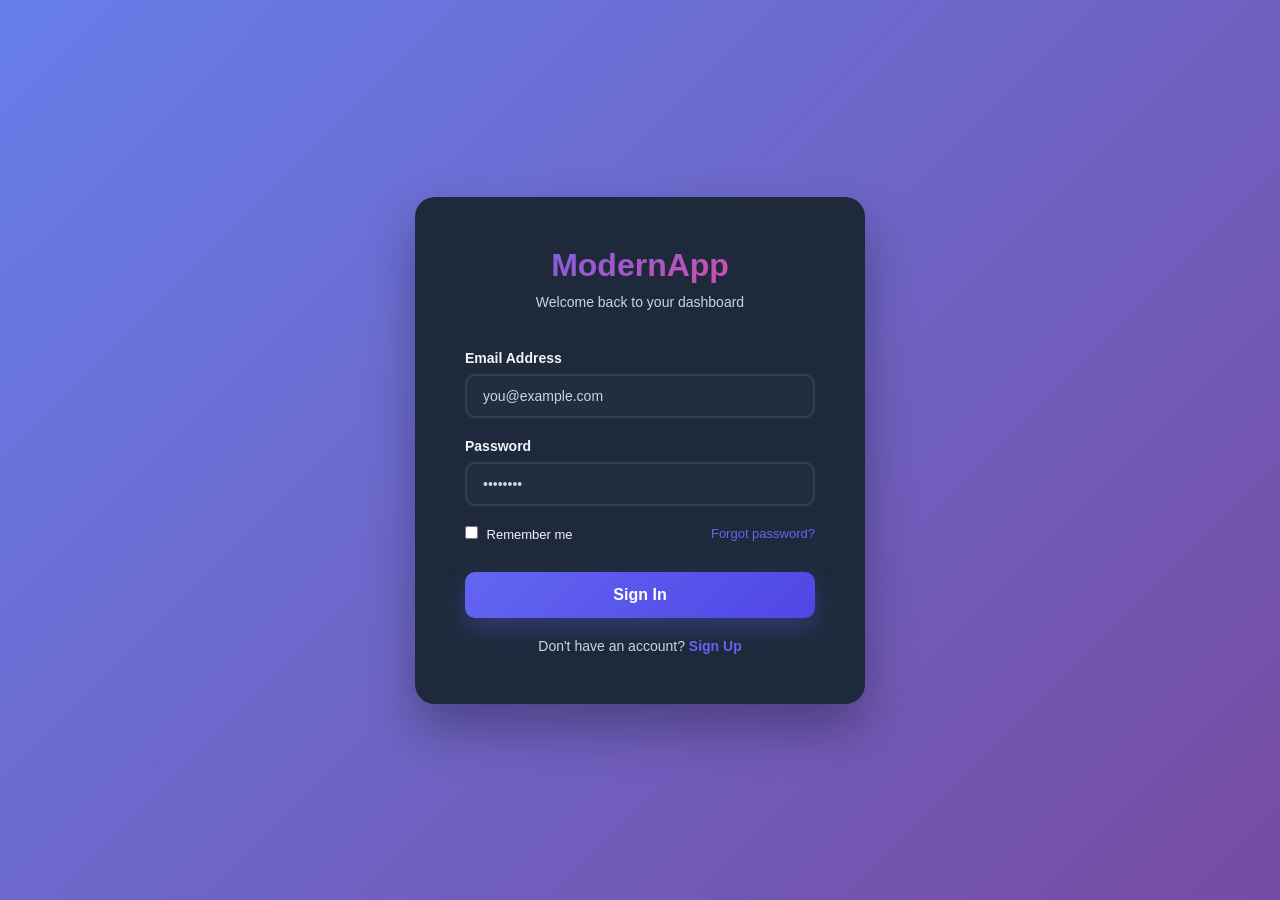
<file: index.html>
<!DOCTYPE html>
<html lang="en">
<head>
    <meta charset="UTF-8">
    <meta name="viewport" content="width=device-width, initial-scale=1.0">
    <title>ModernApp - Dashboard</title>
    <style>
        * {
            margin: 0;
            padding: 0;
            box-sizing: border-box;
        }

        :root {
            --primary-color: #6366f1;
            --primary-dark: #4f46e5;
            --secondary-color: #ec4899;
            --success-color: #10b981;
            --warning-color: #f59e0b;
            --danger-color: #ef4444;
            --dark-bg: #0f172a;
            --card-bg: #1e293b;
            --text-primary: #f1f5f9;
            --text-secondary: #cbd5e1;
            --border-color: #334155;
        }

        body {
            font-family: 'Segoe UI', Tahoma, Geneva, Verdana, sans-serif;
            background: linear-gradient(135deg, #0f172a 0%, #1e1b4b 100%);
            color: var(--text-primary);
            min-height: 100vh;
            overflow-x: hidden;
        }

        /* ============ LOGIN PAGE ============ */
        .login-container {
            display: flex;
            justify-content: center;
            align-items: center;
            min-height: 100vh;
            padding: 20px;
            background: linear-gradient(135deg, #667eea 0%, #764ba2 100%);
        }

        .login-box {
            background: var(--card-bg);
            border-radius: 20px;
            padding: 50px;
            width: 100%;
            max-width: 450px;
            box-shadow: 0 25px 50px rgba(0, 0, 0, 0.3);
            animation: slideIn 0.5s ease-out;
        }

        @keyframes slideIn {
            from {
                opacity: 0;
                transform: translateY(-30px);
            }
            to {
                opacity: 1;
                transform: translateY(0);
            }
        }

        .login-header {
            text-align: center;
            margin-bottom: 40px;
        }

        .login-header h1 {
            font-size: 32px;
            margin-bottom: 10px;
            background: linear-gradient(135deg, var(--primary-color), var(--secondary-color));
            -webkit-background-clip: text;
            -webkit-text-fill-color: transparent;
            background-clip: text;
        }

        .login-header p {
            color: var(--text-secondary);
            font-size: 14px;
        }

        .form-group {
            margin-bottom: 20px;
        }

        .form-group label {
            display: block;
            margin-bottom: 8px;
            color: var(--text-primary);
            font-weight: 600;
            font-size: 14px;
        }

        .form-group input {
            width: 100%;
            padding: 12px 16px;
            border: 2px solid var(--border-color);
            border-radius: 10px;
            background: rgba(71, 85, 105, 0.1);
            color: var(--text-primary);
            font-size: 14px;
            transition: all 0.3s ease;
        }

        .form-group input:focus {
            outline: none;
            border-color: var(--primary-color);
            background: rgba(99, 102, 241, 0.1);
            box-shadow: 0 0 0 3px rgba(99, 102, 241, 0.1);
        }

        .form-group input::placeholder {
            color: var(--text-secondary);
        }

        .remember-forgot {
            display: flex;
            justify-content: space-between;
            align-items: center;
            margin-bottom: 30px;
            font-size: 13px;
        }

        .remember-forgot input[type="checkbox"] {
            width: auto;
            margin-right: 5px;
            cursor: pointer;
        }

        .remember-forgot a {
            color: var(--primary-color);
            text-decoration: none;
            transition: color 0.3s ease;
        }

        .remember-forgot a:hover {
            color: var(--secondary-color);
        }

        .login-btn {
            width: 100%;
            padding: 14px;
            background: linear-gradient(135deg, var(--primary-color), var(--primary-dark));
            color: white;
            border: none;
            border-radius: 10px;
            font-size: 16px;
            font-weight: 600;
            cursor: pointer;
            transition: all 0.3s ease;
            box-shadow: 0 10px 25px rgba(99, 102, 241, 0.3);
        }

        .login-btn:hover {
            transform: translateY(-2px);
            box-shadow: 0 15px 35px rgba(99, 102, 241, 0.4);
        }

        .login-btn:active {
            transform: translateY(0);
        }

        .signup-link {
            text-align: center;
            margin-top: 20px;
            font-size: 14px;
            color: var(--text-secondary);
        }

        .signup-link a {
            color: var(--primary-color);
            text-decoration: none;
            font-weight: 600;
            transition: color 0.3s ease;
        }

        .signup-link a:hover {
            color: var(--secondary-color);
        }

        /* ============ MAIN APP ============ */
        .app-container {
            display: none;
            background: linear-gradient(135deg, #0f172a 0%, #1e1b4b 100%);
            min-height: 100vh;
        }

        .app-container.show {
            display: flex;
        }

        /* Sidebar */
        .sidebar {
            width: 280px;
            background: var(--card-bg);
            border-right: 1px solid var(--border-color);
            padding: 30px 20px;
            position: fixed;
            height: 100vh;
            overflow-y: auto;
            box-shadow: 2px 0 15px rgba(0, 0, 0, 0.2);
        }

        .sidebar::-webkit-scrollbar {
            width: 6px;
        }

        .sidebar::-webkit-scrollbar-track {
            background: transparent;
        }

        .sidebar::-webkit-scrollbar-thumb {
            background: var(--border-color);
            border-radius: 3px;
        }

        .logo {
            display: flex;
            align-items: center;
            gap: 10px;
            margin-bottom: 40px;
            font-size: 24px;
            font-weight: 700;
            background: linear-gradient(135deg, var(--primary-color), var(--secondary-color));
            -webkit-background-clip: text;
            -webkit-text-fill-color: transparent;
            background-clip: text;
        }

        .nav-menu {
            list-style: none;
            margin-bottom: 30px;
        }

        .nav-item {
            margin-bottom: 10px;
        }

        .nav-link {
            display: flex;
            align-items: center;
            gap: 12px;
            padding: 12px 16px;
            color: var(--text-secondary);
            text-decoration: none;
            border-radius: 10px;
            transition: all 0.3s ease;
            cursor: pointer;
            font-size: 15px;
        }

        .nav-link:hover {
            background: rgba(99, 102, 241, 0.1);
            color: var(--primary-color);
        }

        .nav-link.active {
            background: linear-gradient(135deg, rgba(99, 102, 241, 0.2), rgba(236, 72, 153, 0.1));
            color: var(--primary-color);
            font-weight: 600;
        }

        .nav-link svg {
            width: 20px;
            height: 20px;
        }

        .sidebar-footer {
            border-top: 1px solid var(--border-color);
            padding-top: 20px;
            margin-top: 20px;
        }

        .logout-btn {
            width: 100%;
            padding: 10px;
            background: rgba(239, 68, 68, 0.1);
            color: var(--danger-color);
            border: 1px solid var(--danger-color);
            border-radius: 8px;
            cursor: pointer;
            font-weight: 600;
            transition: all 0.3s ease;
            font-size: 14px;
        }

        .logout-btn:hover {
            background: var(--danger-color);
            color: white;
        }

        /* Main Content */
        .main-content {
            margin-left: 280px;
            padding: 40px;
            flex: 1;
        }

        .header {
            display: flex;
            justify-content: space-between;
            align-items: center;
            margin-bottom: 40px;
        }

        .header-left h1 {
            font-size: 32px;
            margin-bottom: 5px;
        }

        .header-left p {
            color: var(--text-secondary);
            font-size: 14px;
        }

        .header-right {
            display: flex;
            gap: 20px;
            align-items: center;
        }

        .search-box {
            background: var(--card-bg);
            border: 1px solid var(--border-color);
            border-radius: 10px;
            padding: 10px 16px;
            width: 300px;
            color: var(--text-primary);
            font-size: 14px;
        }

        .search-box::placeholder {
            color: var(--text-secondary);
        }

        .user-avatar {
            width: 45px;
            height: 45px;
            border-radius: 50%;
            background: linear-gradient(135deg, var(--primary-color), var(--secondary-color));
            display: flex;
            align-items: center;
            justify-content: center;
            font-size: 20px;
            font-weight: 600;
            cursor: pointer;
            transition: transform 0.3s ease;
        }

        .user-avatar:hover {
            transform: scale(1.1);
        }

        /* Content Grid */
        .content-grid {
            display: grid;
            grid-template-columns: repeat(auto-fit, minmax(300px, 1fr));
            gap: 20px;
            margin-bottom: 30px;
        }

        .card {
            background: var(--card-bg);
            border: 1px solid var(--border-color);
            border-radius: 15px;
            padding: 25px;
            transition: all 0.3s ease;
            position: relative;
            overflow: hidden;
        }

        .card::before {
            content: '';
            position: absolute;
            top: 0;
            left: 0;
            right: 0;
            height: 3px;
            background: linear-gradient(90deg, var(--primary-color), var(--secondary-color));
            transform: scaleX(0);
            transform-origin: left;
            transition: transform 0.3s ease;
        }

        .card:hover {
            border-color: var(--primary-color);
            box-shadow: 0 10px 30px rgba(99, 102, 241, 0.1);
            transform: translateY(-5px);
        }

        .card:hover::before {
            transform: scaleX(1);
        }

        .card-title {
            display: flex;
            align-items: center;
            gap: 10px;
            margin-bottom: 15px;
            font-size: 16px;
            font-weight: 600;
            color: var(--text-primary);
        }

        .card-icon {
            width: 30px;
            height: 30px;
            background: rgba(99, 102, 241, 0.1);
            border-radius: 8px;
            display: flex;
            align-items: center;
            justify-content: center;
            font-size: 16px;
        }

        .card-value {
            font-size: 32px;
            font-weight: 700;
            background: linear-gradient(135deg, var(--primary-color), var(--secondary-color));
            -webkit-background-clip: text;
            -webkit-text-fill-color: transparent;
            background-clip: text;
            margin-bottom: 10px;
        }

        .card-subtitle {
            color: var(--text-secondary);
            font-size: 13px;
        }

        /* Wallet Card Special Styling */
        .wallet-card {
            grid-column: span 1;
            background: linear-gradient(135deg, var(--card-bg), rgba(99, 102, 241, 0.05));
            border: 2px solid var(--primary-color);
        }

        .wallet-card:hover {
            box-shadow: 0 10px 30px rgba(99, 102, 241, 0.2);
        }

        .wallet-actions {
            display: flex;
            gap: 10px;
            margin-top: 20px;
        }

        .wallet-btn {
            flex: 1;
            padding: 8px 12px;
            background: rgba(99, 102, 241, 0.1);
            border: 1px solid var(--primary-color);
            color: var(--primary-color);
            border-radius: 8px;
            font-size: 12px;
            font-weight: 600;
            cursor: pointer;
            transition: all 0.3s ease;
        }

        .wallet-btn:hover {
            background: var(--primary-color);
            color: white;
        }

        /* Sections */
        .section {
            display: none;
        }

        .section.active {
            display: block;
            animation: fadeIn 0.3s ease-out;
        }

        @keyframes fadeIn {
            from {
                opacity: 0;
                transform: translateY(10px);
            }
            to {
                opacity: 1;
                transform: translateY(0);
            }
        }

        /* Dashboard Section */
        .stats-grid {
            display: grid;
            grid-template-columns: repeat(4, 1fr);
            gap: 20px;
            margin-bottom: 30px;
        }

        .stat-card {
            background: var(--card-bg);
            padding: 20px;
            border-radius: 12px;
            border: 1px solid var(--border-color);
            text-align: center;
        }

        .stat-label {
            color: var(--text-secondary);
            font-size: 13px;
            margin-bottom: 8px;
        }

        .stat-value {
            font-size: 28px;
            font-weight: 700;
            color: var(--primary-color);
        }

        /* Profile Section */
        .profile-header {
            background: var(--card-bg);
            border-radius: 15px;
            padding: 40px;
            margin-bottom: 30px;
            text-align: center;
            border: 1px solid var(--border-color);
        }

        .profile-avatar {
            width: 120px;
            height: 120px;
            border-radius: 50%;
            background: linear-gradient(135deg, var(--primary-color), var(--secondary-color));
            display: flex;
            align-items: center;
            justify-content: center;
            font-size: 50px;
            margin: 0 auto 20px;
            box-shadow: 0 10px 30px rgba(99, 102, 241, 0.3);
        }

        .profile-name {
            font-size: 28px;
            font-weight: 700;
            margin-bottom: 5px;
        }

        .profile-email {
            color: var(--text-secondary);
            margin-bottom: 20px;
        }

        .profile-stats {
            display: grid;
            grid-template-columns: repeat(3, 1fr);
            gap: 20px;
            margin-top: 30px;
            padding-top: 30px;
            border-top: 1px solid var(--border-color);
        }

        .profile-stat {
            text-align: center;
        }

        .profile-stat-value {
            font-size: 24px;
            font-weight: 700;
            color: var(--primary-color);
            margin-bottom: 5px;
        }

        .profile-stat-label {
            color: var(--text-secondary);
            font-size: 13px;
        }

        .profile-details {
            display: grid;
            grid-template-columns: repeat(2, 1fr);
            gap: 20px;
            margin-bottom: 30px;
        }

        .profile-field {
            background: var(--card-bg);
            padding: 20px;
            border-radius: 12px;
            border: 1px solid var(--border-color);
        }

        .profile-field label {
            display: block;
            color: var(--text-secondary);
            font-size: 12px;
            margin-bottom: 8px;
            font-weight: 600;
            text-transform: uppercase;
        }

        .profile-field input,
        .profile-field select {
            width: 100%;
            padding: 10px;
            background: rgba(71, 85, 105, 0.1);
            border: 1px solid var(--border-color);
            border-radius: 8px;
            color: var(--text-primary);
            font-size: 14px;
        }

        .profile-field input:focus,
        .profile-field select:focus {
            outline: none;
            border-color: var(--primary-color);
            background: rgba(99, 102, 241, 0.1);
        }

        .profile-actions {
            display: flex;
            gap: 15px;
            margin-top: 30px;
        }

        .btn-primary,
        .btn-secondary {
            flex: 1;
            padding: 12px 20px;
            border-radius: 10px;
            font-weight: 600;
            font-size: 14px;
            cursor: pointer;
            transition: all 0.3s ease;
            border: none;
        }

        .btn-primary {
            background: linear-gradient(135deg, var(--primary-color), var(--primary-dark));
            color: white;
            box-shadow: 0 10px 25px rgba(99, 102, 241, 0.3);
        }

        .btn-primary:hover {
            transform: translateY(-2px);
            box-shadow: 0 15px 35px rgba(99, 102, 241, 0.4);
        }

        .btn-secondary {
            background: rgba(99, 102, 241, 0.1);
            color: var(--primary-color);
            border: 1px solid var(--primary-color);
        }

        .btn-secondary:hover {
            background: rgba(99, 102, 241, 0.2);
        }

        /* Wallet Section */
        .wallet-container {
            display: grid;
            grid-template-columns: repeat(2, 1fr);
            gap: 30px;
        }

        .wallet-main {
            grid-column: 1 / -1;
        }

        .wallet-card-big {
            background: linear-gradient(135deg, var(--primary-color), var(--secondary-color));
            border-radius: 20px;
            padding: 40px;
            color: white;
            box-shadow: 0 20px 50px rgba(99, 102, 241, 0.3);
            position: relative;
            overflow: hidden;
        }

        .wallet-card-big::before {
            content: '';
            position: absolute;
            top: -50%;
            right: -50%;
            width: 400px;
            height: 400px;
            background: rgba(255, 255, 255, 0.1);
            border-radius: 50%;
        }

        .wallet-card-big-content {
            position: relative;
            z-index: 1;
        }

        .wallet-label {
            font-size: 12px;
            opacity: 0.9;
            margin-bottom: 10px;
            text-transform: uppercase;
            letter-spacing: 1px;
        }

        .wallet-balance {
            font-size: 48px;
            font-weight: 700;
            margin-bottom: 30px;
        }

        .wallet-details {
            display: flex;
            justify-content: space-between;
            align-items: flex-end;
        }

        .wallet-info {
            display: flex;
            gap: 20px;
        }

        .wallet-info-item {
            display: flex;
            flex-direction: column;
        }

        .wallet-info-label {
            font-size: 10px;
            opacity: 0.8;
            text-transform: uppercase;
            letter-spacing: 0.5px;
            margin-bottom: 5px;
        }

        .wallet-info-value {
            font-size: 16px;
            font-weight: 600;
        }

        .wallet-operations {
            display: grid;
            grid-template-columns: repeat(2, 1fr);
            gap: 20px;
        }

        .wallet-op-card {
            background: var(--card-bg);
            padding: 20px;
            border-radius: 12px;
            border: 1px solid var(--border-color);
            display: flex;
            align-items: center;
            gap: 15px;
            cursor: pointer;
            transition: all 0.3s ease;
        }

        .wallet-op-card:hover {
            border-color: var(--primary-color);
            box-shadow: 0 10px 30px rgba(99, 102, 241, 0.1);
            transform: translateY(-5px);
        }

        .wallet-op-icon {
            width: 50px;
            height: 50px;
            background: rgba(99, 102, 241, 0.1);
            border-radius: 10px;
            display: flex;
            align-items: center;
            justify-content: center;
            font-size: 24px;
        }

        .wallet-op-info h3 {
            font-size: 14px;
            margin-bottom: 3px;
        }

        .wallet-op-info p {
            font-size: 12px;
            color: var(--text-secondary);
        }

        .transaction-list {
            background: var(--card-bg);
            border-radius: 12px;
            padding: 20px;
            border: 1px solid var(--border-color);
            grid-column: 1 / -1;
        }

        .transaction-list h3 {
            margin-bottom: 20px;
        }

        .transaction-item {
            display: flex;
            justify-content: space-between;
            align-items: center;
            padding: 15px 0;
            border-bottom: 1px solid var(--border-color);
        }

        .transaction-item:last-child {
            border-bottom: none;
        }

        .transaction-left {
            display: flex;
            gap: 12px;
            align-items: center;
        }

        .transaction-icon {
            width: 40px;
            height: 40px;
            background: rgba(99, 102, 241, 0.1);
            border-radius: 8px;
            display: flex;
            align-items: center;
            justify-content: center;
            font-size: 18px;
        }

        .transaction-info h4 {
            font-size: 14px;
            margin-bottom: 3px;
        }

        .transaction-info p {
            font-size: 12px;
            color: var(--text-secondary);
        }

        .transaction-amount {
            font-weight: 700;
            font-size: 15px;
        }

        .transaction-amount.income {
            color: var(--success-color);
        }

        .transaction-amount.expense {
            color: var(--danger-color);
        }

        /* Toast Notifications */
        .toast {
            position: fixed;
            bottom: 20px;
            right: 20px;
            background: var(--card-bg);
            border: 1px solid var(--border-color);
            padding: 16px 20px;
            border-radius: 10px;
            color: var(--text-primary);
            box-shadow: 0 10px 30px rgba(0, 0, 0, 0.2);
            animation: slideInUp 0.3s ease-out;
            z-index: 2000;
        }

        @keyframes slideInUp {
            from {
                opacity: 0;
                transform: translateY(50px);
            }
            to {
                opacity: 1;
                transform: translateY(0);
            }
        }

        .toast.success {
            border-color: var(--success-color);
            background: rgba(16, 185, 129, 0.1);
            color: var(--success-color);
        }

        .toast.error {
            border-color: var(--danger-color);
            background: rgba(239, 68, 68, 0.1);
            color: var(--danger-color);
        }

        /* Responsive */
        @media (max-width: 1200px) {
            .stats-grid {
                grid-template-columns: repeat(2, 1fr);
            }

            .profile-details {
                grid-template-columns: 1fr;
            }
        }

        @media (max-width: 768px) {
            .sidebar {
                position: fixed;
                left: -280px;
                z-index: 1000;
                height: 100vh;
                transition: left 0.3s ease;
            }

            .sidebar.active {
                left: 0;
            }

            .main-content {
                margin-left: 0;
                padding: 20px;
            }

            .content-grid {
                grid-template-columns: 1fr;
            }

            .stats-grid {
                grid-template-columns: repeat(2, 1fr);
            }

            .header {
                flex-direction: column;
                gap: 20px;
            }

            .search-box {
                width: 100%;
            }

            .wallet-container {
                grid-template-columns: 1fr;
            }

            .profile-stats {
                grid-template-columns: 1fr;
            }

            .wallet-operations {
                grid-template-columns: 1fr;
            }
        }

        @media (max-width: 480px) {
            .sidebar {
                width: 100%;
                padding: 20px;
            }

            .login-box {
                padding: 30px 20px;
            }

            .header-left h1 {
                font-size: 24px;
            }

            .wallet-balance {
                font-size: 32px;
            }

            .profile-avatar {
                width: 80px;
                height: 80px;
                font-size: 36px;
            }

            .profile-name {
                font-size: 20px;
            }

            .profile-field {
                padding: 15px;
            }
        }
    </style>
</head>
<body>
    <!-- Login Page -->
    <div class="login-container" id="loginPage">
        <div class="login-box">
            <div class="login-header">
                <h1>ModernApp</h1>
                <p>Welcome back to your dashboard</p>
            </div>
            <form id="loginForm">
                <div class="form-group">
                    <label for="email">Email Address</label>
                    <input 
                        type="email" 
                        id="email" 
                        placeholder="you@example.com" 
                        required
                    >
                </div>
                <div class="form-group">
                    <label for="password">Password</label>
                    <input 
                        type="password" 
                        id="password" 
                        placeholder="••••••••" 
                        required
                    >
                </div>
                <div class="remember-forgot">
                    <label>
                        <input type="checkbox" id="remember"> Remember me
                    </label>
                    <a href="#">Forgot password?</a>
                </div>
                <button type="submit" class="login-btn">Sign In</button>
            </form>
            <div class="signup-link">
                Don't have an account? <a href="#">Sign Up</a>
            </div>
        </div>
    </div>

    <!-- Main App -->
    <div class="app-container" id="appContainer">
        <!-- Sidebar -->
        <aside class="sidebar" id="sidebar">
            <div class="logo">
                <span>📱</span>
                <span>ModernApp</span>
            </div>
            <nav>
                <ul class="nav-menu">
                    <li class="nav-item">
                        <a class="nav-link active" onclick="showSection('dashboard')">
                            <span>📊</span>
                            Dashboard
                        </a>
                    </li>
                    <li class="nav-item">
                        <a class="nav-link" onclick="showSection('profile')">
                            <span>👤</span>
                            Profile
                        </a>
                    </li>
                    <li class="nav-item">
                        <a class="nav-link" onclick="showSection('wallet')">
                            <span>💳</span>
                            Wallet
                        </a>
                    </li>
                    <li class="nav-item">
                        <a class="nav-link" onclick="showSection('settings')">
                            <span>⚙️</span>
                            Settings
                        </a>
                    </li>
                </ul>
            </nav>
            <div class="sidebar-footer">
                <button class="logout-btn" onclick="logout()">Logout</button>
            </div>
        </aside>

        <!-- Main Content -->
        <div class="main-content">
            <!-- Header -->
            <div class="header">
                <div class="header-left">
                    <h1>Welcome back, <span id="displayName">User</span>!</h1>
                    <p id="headerDate"></p>
                </div>
                <div class="header-right">
                    <input type="text" class="search-box" placeholder="Search...">
                    <div class="user-avatar" onclick="showSection('profile')" id="userInitial">U</div>
                </div>
            </div>

            <!-- Dashboard Section -->
            <section class="section active" id="dashboardSection">
                <div class="stats-grid">
                    <div class="stat-card">
                        <div class="stat-label">Total Balance</div>
                        <div class="stat-value" id="totalBalance">$5,240.50</div>
                    </div>
                    <div class="stat-card">
                        <div class="stat-label">Income</div>
                        <div class="stat-value" style="color: var(--success-color);">$2,500.00</div>
                    </div>
                    <div class="stat-card">
                        <div class="stat-label">Expenses</div>
                        <div class="stat-value" style="color: var(--danger-color);">$850.00</div>
                    </div>
                    <div class="stat-card">
                        <div class="stat-label">Savings</div>
                        <div class="stat-value" style="color: var(--warning-color);">$1,890.50</div>
                    </div>
                </div>

                <div class="content-grid">
                    <div class="card wallet-card">
                        <div class="card-title">
                            <div class="card-icon">💳</div>
                            Wallet
                        </div>
                        <div class="card-value">$5,240.50</div>
                        <div class="card-subtitle">Your available balance</div>
                        <div class="wallet-actions">
                            <button class="wallet-btn" onclick="addFunds()">+ Add Funds</button>
                            <button class="wallet-btn" onclick="withdraw()">Withdraw</button>
                        </div>
                    </div>

                    <div class="card">
                        <div class="card-title">
                            <div class="card-icon">📈</div>
                            Performance
                        </div>
                        <div class="card-value">+12.5%</div>
                        <div class="card-subtitle">Month-over-month growth</div>
                    </div>

                    <div class="card">
                        <div class="card-title">
                            <div class="card-icon">🎯</div>
                            Goals
                        </div>
                        <div class="card-value">3/5</div>
                        <div class="card-subtitle">Completed this month</div>
                    </div>
                </div>
            </section>

            <!-- Profile Section -->
            <section class="section" id="profileSection">
                <div class="profile-header">
                    <div class="profile-avatar" id="profileAvatar">U</div>
                    <h2 class="profile-name" id="profileName">John Doe</h2>
                    <p class="profile-email" id="profileEmail">john@example.com</p>
                    <div class="profile-stats">
                        <div class="profile-stat">
                            <div class="profile-stat-value">48</div>
                            <div class="profile-stat-label">Transactions</div>
                        </div>
                        <div class="profile-stat">
                            <div class="profile-stat-value">$12,450</div>
                            <div class="profile-stat-label">Total Spent</div>
                        </div>
                        <div class="profile-stat">
                            <div class="profile-stat-value">256 Days</div>
                            <div class="profile-stat-label">Member</div>
                        </div>
                    </div>
                </div>

                <div class="profile-details">
                    <div class="profile-field">
                        <label>First Name</label>
                        <input type="text" value="John" id="firstName">
                    </div>
                    <div class="profile-field">
                        <label>Last Name</label>
                        <input type="text" value="Doe" id="lastName">
                    </div>
                    <div class="profile-field">
                        <label>Email Address</label>
                        <input type="email" value="john@example.com" id="profileEmailInput">
                    </div>
                    <div class="profile-field">
                        <label>Phone Number</label>
                        <input type="tel" value="+1 (555) 123-4567" id="phoneNumber">
                    </div>
                    <div class="profile-field">
                        <label>Location</label>
                        <input type="text" value="San Francisco, USA" id="location">
                    </div>
                    <div class="profile-field">
                        <label>Profession</label>
                        <input type="text" value="Software Developer" id="profession">
                    </div>
                </div>

                <div class="profile-actions">
                    <button class="btn-primary" onclick="saveProfile()">Save Changes</button>
                    <button class="btn-secondary" onclick="resetProfile()">Reset</button>
                </div>
            </section>

            <!-- Wallet Section -->
            <section class="section" id="walletSection">
                <div class="wallet-container">
                    <div class="wallet-main">
                        <div class="wallet-card-big">
                            <div class="wallet-card-big-content">
                                <div class="wallet-label">Total Balance</div>
                                <div class="wallet-balance" id="walletBalance">$5,240.50</div>
                                <div class="wallet-details">
                                    <div class="wallet-info">
                                        <div class="wallet-info-item">
                                            <span class="wallet-info-label">Card Number</span>
                                            <span class="wallet-info-value">•••• •••• •••• 4829</span>
                                        </div>
                                        <div class="wallet-info-item">
                                            <span class="wallet-info-label">Valid Thru</span>
                                            <span class="wallet-info-value">12/26</span>
                                        </div>
                                    </div>
                                    <div>💳</div>
                                </div>
                            </div>
                        </div>
                    </div>

                    <div class="wallet-operations">
                        <div class="wallet-op-card" onclick="addFunds()">
                            <div class="wallet-op-icon">➕</div>
                            <div class="wallet-op-info">
                                <h3>Add Funds</h3>
                                <p>Top up your account</p>
                            </div>
                        </div>
                        <div class="wallet-op-card" onclick="withdraw()">
                            <div class="wallet-op-icon">➖</div>
                            <div class="wallet-op-info">
                                <h3>Withdraw</h3>
                                <p>Transfer money out</p>
                            </div>
                        </div>
                        <div class="wallet-op-card" onclick="transfer()">
                            <div class="wallet-op-icon">↔️</div>
                            <div class="wallet-op-info">
                                <h3>Transfer</h3>
                                <p>Send to others</p>
                            </div>
                        </div>
                        <div class="wallet-op-card" onclick="requestMoney()">
                            <div class="wallet-op-icon">🔔</div>
                            <div class="wallet-op-info">
                                <h3>Request Money</h3>
                                <p>Ask for payment</p>
                            </div>
                        </div>
                    </div>

                    <div class="transaction-list">
                        <h3>Recent Transactions</h3>
                        <div id="transactionsList"></div>
                    </div>
                </div>
            </section>

            <!-- Settings Section -->
            <section class="section" id="settingsSection">
                <div class="card">
                    <h2 style="margin-bottom: 20px;">Settings</h2>
                    <div style="display: grid; grid-template-columns: repeat(2, 1fr); gap: 20px;">
                        <div class="profile-field">
                            <label>Theme</label>
                            <select id="themeSelect">
                                <option>Dark (Current)</option>
                                <option>Light</option>
                                <option>Auto</option>
                            </select>
                        </div>
                        <div class="profile-field">
                            <label>Language</label>
                            <select>
                                <option>English</option>
                                <option>Spanish</option>
                                <option>French</option>
                            </select>
                        </div>
                        <div class="profile-field">
                            <label>Two-Factor Authentication</label>
                            <select>
                                <option>Enabled</option>
                                <option>Disabled</option>
                            </select>
                        </div>
                        <div class="profile-field">
                            <label>Notifications</label>
                            <select>
                                <option>All</option>
                                <option>Important Only</option>
                                <option>None</option>
                            </select>
                        </div>
                    </div>
                    <div class="profile-actions" style="margin-top: 30px;">
                        <button class="btn-primary" onclick="saveSettings()">Save Settings</button>
                        <button class="btn-secondary" onclick="showToast('Settings reset to defaults', 'success')">Reset to Defaults</button>
                    </div>
                </div>
            </section>
        </div>
    </div>

    <script>
        // ============================================================================
        // MODERN APP - COMPLETE JAVASCRIPT APPLICATION
        // ============================================================================

        /**
         * Application State Management
         */
        const AppState = {
            user: {
                id: null,
                name: 'John Doe',
                email: 'john@example.com',
                firstName: 'John',
                lastName: 'Doe',
                phone: '+1 (555) 123-4567',
                location: 'San Francisco, USA',
                profession: 'Software Developer',
                avatar: '👤',
                joinDate: '2024-01-15',
                isLoggedIn: false,
                theme: 'dark'
            },
            wallet: {
                balance: 5240.50,
                cardNumber: '4829',
                expiryDate: '12/26',
                cardHolder: 'John Doe',
                currency: 'USD'
            },
            transactions: [
                { id: 1, type: 'income', description: 'Salary Deposit', amount: 2500, date: 'Mar 10', icon: '📥', status: 'completed' },
                { id: 2, type: 'expense', description: 'Grocery Store', amount: 85.50, date: 'Mar 9', icon: '🛒', status: 'completed' },
                { id: 3, type: 'expense', description: 'Gas Station', amount: 45.00, date: 'Mar 8', icon: '⛽', status: 'completed' },
                { id: 4, type: 'income', description: 'Freelance Project', amount: 350, date: 'Mar 7', icon: '💼', status: 'completed' },
                { id: 5, type: 'expense', description: 'Netflix Subscription', amount: 15.99, date: 'Mar 5', icon: '🎬', status: 'completed' }
            ],
            settings: {
                twoFactorAuth: true,
                emailNotifications: true,
                pushNotifications: false,
                autoSave: true,
                language: 'en',
                theme: 'dark'
            },
            currentSection: 'dashboard'
        };

        /**
         * ============================================================================
         * STORAGE MANAGEMENT
         * ============================================================================
         */

        const Storage = {
            set: (key, value) => {
                try {
                    localStorage.setItem(key, JSON.stringify(value));
                    return true;
                } catch (error) {
                    console.error('Storage error:', error);
                    return false;
                }
            },

            get: (key, defaultValue = null) => {
                try {
                    const item = localStorage.getItem(key);
                    return item ? JSON.parse(item) : defaultValue;
                } catch (error) {
                    console.error('Storage error:', error);
                    return defaultValue;
                }
            },

            remove: (key) => {
                try {
                    localStorage.removeItem(key);
                    return true;
                } catch (error) {
                    console.error('Storage error:', error);
                    return false;
                }
            },

            loadState: () => {
                const savedUser = Storage.get('appUser');
                const savedWallet = Storage.get('appWallet');
                const savedSettings = Storage.get('appSettings');
                const savedTransactions = Storage.get('appTransactions');

                if (savedUser) AppState.user = { ...AppState.user, ...savedUser };
                if (savedWallet) AppState.wallet = { ...AppState.wallet, ...savedWallet };
                if (savedSettings) AppState.settings = { ...AppState.settings, ...savedSettings };
                if (savedTransactions) AppState.transactions = savedTransactions;
            },

            saveState: () => {
                Storage.set('appUser', AppState.user);
                Storage.set('appWallet', AppState.wallet);
                Storage.set('appSettings', AppState.settings);
                Storage.set('appTransactions', AppState.transactions);
            }
        };

        /**
         * ============================================================================
         * AUTHENTICATION MODULE
         * ============================================================================
         */

        const Auth = {
            isValidEmail: (email) => {
                const emailRegex = /^[^\s@]+@[^\s@]+\.[^\s@]+$/;
                return emailRegex.test(email);
            },

            isStrongPassword: (password) => {
                return password.length >= 6;
            },

            login: (email, password) => {
                if (!Auth.isValidEmail(email)) {
                    return { success: false, message: 'Invalid email format' };
                }

                if (!Auth.isStrongPassword(password)) {
                    return { success: false, message: 'Password must be at least 6 characters' };
                }

                AppState.user.email = email;
                AppState.user.isLoggedIn = true;
                AppState.user.id = Math.random().toString(36).substr(2, 9);

                const namePart = email.split('@')[0].split('.');
                AppState.user.firstName = namePart[0].charAt(0).toUpperCase() + namePart[0].slice(1);
                AppState.user.lastName = namePart[1] ? namePart[1].charAt(0).toUpperCase() + namePart[1].slice(1) : 'User';
                AppState.user.name = `${AppState.user.firstName} ${AppState.user.lastName}`;

                Storage.saveState();
                return { success: true, message: 'Login successful' };
            },

            logout: () => {
                AppState.user.isLoggedIn = false;
                Storage.remove('appUser');
                Storage.remove('appWallet');
                Storage.remove('appTransactions');
                return { success: true, message: 'Logged out successfully' };
            },

            isLoggedIn: () => {
                return AppState.user.isLoggedIn;
            },

            getCurrentUser: () => {
                return AppState.user;
            }
        };

        /**
         * ============================================================================
         * WALLET MODULE
         * ============================================================================
         */

        const Wallet = {
            getBalance: () => {
                return AppState.wallet.balance;
            },

            addFunds: (amount, description = 'Funds Added') => {
                if (!amount || isNaN(amount) || amount <= 0) {
                    return { success: false, message: 'Invalid amount' };
                }

                const numAmount = parseFloat(amount);
                AppState.wallet.balance += numAmount;

                Wallet.addTransaction('income', description, numAmount);
                Storage.saveState();

                return { success: true, message: `$${numAmount.toFixed(2)} added successfully`, newBalance: AppState.wallet.balance };
            },

            withdraw: (amount, description = 'Withdrawal') => {
                if (!amount || isNaN(amount) || amount <= 0) {
                    return { success: false, message: 'Invalid amount' };
                }

                const numAmount = parseFloat(amount);

                if (numAmount > AppState.wallet.balance) {
                    return { success: false, message: 'Insufficient balance' };
                }

                AppState.wallet.balance -= numAmount;

                Wallet.addTransaction('expense', description, numAmount);
                Storage.saveState();

                return { success: true, message: `$${numAmount.toFixed(2)} withdrawn successfully`, newBalance: AppState.wallet.balance };
            },

            transfer: (recipientEmail, amount, description = 'Transfer') => {
                if (!recipientEmail || !amount || isNaN(amount) || amount <= 0) {
                    return { success: false, message: 'Invalid transfer details' };
                }

                const numAmount = parseFloat(amount);

                if (numAmount > AppState.wallet.balance) {
                    return { success: false, message: 'Insufficient balance' };
                }

                AppState.wallet.balance -= numAmount;
                Wallet.addTransaction('expense', `Transfer to ${recipientEmail}`, numAmount);
                Storage.saveState();

                return { success: true, message: `$${numAmount.toFixed(2)} transferred to ${recipientEmail}`, newBalance: AppState.wallet.balance };
            },

            addTransaction: (type, description, amount, icon = '💳') => {
                const transaction = {
                    id: Date.now(),
                    type: type,
                    description: description,
                    amount: amount,
                    date: new Date().toLocaleDateString('en-US', { month: 'short', day: 'numeric' }),
                    icon: icon,
                    status: 'completed',
                    timestamp: new Date().toISOString()
                };

                AppState.transactions.unshift(transaction);
                return transaction;
            },

            getTransactions: (limit = null) => {
                return limit ? AppState.transactions.slice(0, limit) : AppState.transactions;
            },

            getFormattedBalance: () => {
                return '$' + AppState.wallet.balance.toFixed(2).replace(/\B(?=(\d{3})+(?!\d))/g, ',');
            },

            getStats: () => {
                const totalIncome = AppState.transactions
                    .filter(t => t.type === 'income')
                    .reduce((sum, t) => sum + t.amount, 0);

                const totalExpense = AppState.transactions
                    .filter(t => t.type === 'expense')
                    .reduce((sum, t) => sum + t.amount, 0);

                return {
                    balance: AppState.wallet.balance,
                    totalIncome: totalIncome,
                    totalExpense: totalExpense,
                    netSavings: totalIncome - totalExpense
                };
            }
        };

        /**
         * ============================================================================
         * USER PROFILE MODULE
         * ============================================================================
         */

        const Profile = {
            getProfile: () => {
                return {
                    ...AppState.user,
                    initials: AppState.user.firstName.charAt(0) + AppState.user.lastName.charAt(0),
                    fullName: `${AppState.user.firstName} ${AppState.user.lastName}`,
                    joinedDaysAgo: Profile.calculateDaysAgo(AppState.user.joinDate)
                };
            },

            updateProfile: (updates) => {
                try {
                    AppState.user = {
                        ...AppState.user,
                        ...updates
                    };
                    Storage.saveState();
                    return { success: true, message: 'Profile updated successfully', user: AppState.user };
                } catch (error) {
                    return { success: false, message: 'Error updating profile' };
                }
            },

            calculateDaysAgo: (joinDate) => {
                const join = new Date(joinDate);
                const now = new Date();
                const diff = Math.floor((now - join) / (1000 * 60 * 60 * 24));
                return diff;
            },

            getStats: () => {
                return {
                    transactions: AppState.transactions.length,
                    totalSpent: AppState.transactions
                        .filter(t => t.type === 'expense')
                        .reduce((sum, t) => sum + t.amount, 0),
                    memberDays: Profile.calculateDaysAgo(AppState.user.joinDate)
                };
            }
        };

        /**
         * ============================================================================
         * UI MODULE
         * ============================================================================
         */

        const UI = {
            showToast: (message, type = 'success', duration = 3000) => {
                const toast = document.createElement('div');
                toast.className = `toast ${type}`;
                toast.textContent = message;
                toast.style.animation = 'slideInUp 0.3s ease-out';

                document.body.appendChild(toast);

                setTimeout(() => {
                    toast.style.opacity = '0';
                    toast.style.transform = 'translateY(50px)';
                    toast.style.transition = 'all 0.3s ease';

                    setTimeout(() => toast.remove(), 300);
                }, duration);
            },

            formatCurrency: (amount) => {
                return '$' + amount.toFixed(2).replace(/\B(?=(\d{3})+(?!\d))/g, ',');
            },

            formatDate: (date) => {
                return new Date(date).toLocaleDateString('en-US', {
                    weekday: 'long',
                    year: 'numeric',
                    month: 'long',
                    day: 'numeric'
                });
            }
        };

        /**
         * ============================================================================
         * APP CONTROLLER
         * ============================================================================
         */

        const App = {
            init: () => {
                console.log('🚀 Initializing ModernApp...');

                Storage.loadState();

                if (Auth.isLoggedIn()) {
                    App.showApp();
                } else {
                    App.showLoginPage();
                }

                App.setupEventListeners();
                App.updateUI();

                console.log('✅ ModernApp initialized successfully');
            },

            showLoginPage: () => {
                document.getElementById('loginPage').style.display = 'flex';
                document.getElementById('appContainer').classList.remove('show');
            },

            showApp: () => {
                document.getElementById('loginPage').style.display = 'none';
                document.getElementById('appContainer').classList.add('show');
                App.updateUserDisplay();
            },

            setupEventListeners: () => {
                const loginForm = document.getElementById('loginForm');
                if (loginForm) {
                    loginForm.addEventListener('submit', (e) => App.handleLogin(e));
                }
            },

            handleLogin: (e) => {
                e.preventDefault();

                const email = document.getElementById('email').value;
                const password = document.getElementById('password').value;

                const result = Auth.login(email, password);

                if (result.success) {
                    document.getElementById('loginForm').reset();
                    App.showApp();
                    UI.showToast(result.message, 'success');
                } else {
                    UI.showToast(result.message, 'error');
                }
            },

            updateUserDisplay: () => {
                const profile = Profile.getProfile();

                document.getElementById('displayName').textContent = profile.firstName;
                document.getElementById('userInitial').textContent = profile.initials;
                document.getElementById('profileAvatar').textContent = profile.initials;

                document.getElementById('profileName').textContent = profile.fullName;
                document.getElementById('profileEmail').textContent = profile.email;

                document.getElementById('firstName').value = profile.firstName;
                document.getElementById('lastName').value = profile.lastName;
                document.getElementById('profileEmailInput').value = profile.email;
                document.getElementById('phoneNumber').value = profile.phone;
                document.getElementById('location').value = profile.location;
                document.getElementById('profession').value = profile.profession;

                const walletBalance = Wallet.getFormattedBalance();
                document.querySelectorAll('[id*="Balance"]').forEach(el => {
                    el.textContent = walletBalance;
                });

                App.updateStats();
                App.loadTransactions();

                document.getElementById('headerDate').textContent = UI.formatDate(new Date());
            },

            updateStats: () => {
                const walletStats = Wallet.getStats();
                const profileStats = Profile.getStats();

                const statCards = document.querySelectorAll('.stat-value');
                if (statCards.length >= 4) {
                    statCards[0].textContent = UI.formatCurrency(walletStats.balance);
                    statCards[1].textContent = UI.formatCurrency(walletStats.totalIncome);
                    statCards[2].textContent = UI.formatCurrency(walletStats.totalExpense);
                    statCards[3].textContent = UI.formatCurrency(walletStats.netSavings);
                }

                const profileStatValues = document.querySelectorAll('.profile-stat-value');
                if (profileStatValues.length >= 3) {
                    profileStatValues[0].textContent = profileStats.transactions;
                    profileStatValues[1].textContent = UI.formatCurrency(profileStats.totalSpent);
                    profileStatValues[2].textContent = `${profileStats.memberDays} Days`;
                }
            },

            loadTransactions: () => {
                const container = document.getElementById('transactionsList');
                if (!container) return;

                const transactions = Wallet.getTransactions();

                if (transactions.length === 0) {
                    container.innerHTML = '<p style="text-align: center; color: var(--text-secondary);">No transactions yet</p>';
                    return;
                }

                const html = transactions.map(transaction => `
                    <div class="transaction-item">
                        <div class="transaction-left">
                            <div class="transaction-icon">${transaction.icon}</div>
                            <div class="transaction-info">
                                <h4>${transaction.description}</h4>
                                <p>${transaction.date}</p>
                            </div>
                        </div>
                        <div class="transaction-amount ${transaction.type}">
                            ${transaction.type === 'income' ? '+' : '-'}${UI.formatCurrency(transaction.amount)}
                        </div>
                    </div>
                `).join('');

                container.innerHTML = html;
            },

            updateUI: () => {
                App.updateUserDisplay();
                App.updateStats();
                App.loadTransactions();
            }
        };

        /**
         * ============================================================================
         * GLOBAL FUNCTIONS
         * ============================================================================
         */

        window.addFunds = function() {
            const amount = prompt('Enter amount to add (e.g., 100):');
            if (amount) {
                const result = Wallet.addFunds(amount, 'Funds Added');
                if (result.success) {
                    App.updateUI();
                    UI.showToast(result.message, 'success');
                } else {
                    UI.showToast(result.message, 'error');
                }
            }
        };

        window.withdraw = function() {
            const amount = prompt('Enter amount to withdraw (e.g., 100):');
            if (amount) {
                const result = Wallet.withdraw(amount, 'Withdrawal');
                if (result.success) {
                    App.updateUI();
                    UI.showToast(result.message, 'success');
                } else {
                    UI.showToast(result.message, 'error');
                }
            }
        };

        window.transfer = function() {
            const recipient = prompt('Enter recipient email:');
            if (!recipient) return;

            const amount = prompt('Enter amount to transfer:');
            if (amount) {
                const result = Wallet.transfer(recipient, amount);
                if (result.success) {
                    App.updateUI();
                    UI.showToast(result.message, 'success');
                } else {
                    UI.showToast(result.message, 'error');
                }
            }
        };

        window.requestMoney = function() {
            const requester = prompt('Enter email to request money from:');
            if (!requester) return;

            const amount = prompt('Enter amount to request:');
            if (amount) {
                UI.showToast(`Money request sent to ${requester}`, 'success');
            }
        };

        window.showSection = function(sectionName) {
            document.querySelectorAll('.section').forEach(section => {
                section.classList.remove('active');
            });

            document.querySelectorAll('.nav-link').forEach(link => {
                link.classList.remove('active');
            });

            const section = document.getElementById(sectionName + 'Section');
            if (section) {
                section.classList.add('active');
                AppState.currentSection = sectionName;
                Storage.saveState();
            }

            if (event && event.target) {
                const navLink = event.target.closest('.nav-link');
                if (navLink) navLink.classList.add('active');
            }

            const sidebar = document.getElementById('sidebar');
            if (sidebar && window.innerWidth <= 768) {
                sidebar.classList.remove('active');
            }
        };

        window.logout = function() {
            if (confirm('Are you sure you want to logout?')) {
                const result = Auth.logout();
                if (result.success) {
                    App.showLoginPage();
                    UI.showToast(result.message, 'success');
                }
            }
        };

        window.saveProfile = function() {
            const updates = {
                firstName: document.getElementById('firstName').value,
                lastName: document.getElementById('lastName').value,
                email: document.getElementById('profileEmailInput').value,
                phone: document.getElementById('phoneNumber').value,
                location: document.getElementById('location').value,
                profession: document.getElementById('profession').value
            };

            const result = Profile.updateProfile(updates);

            if (result.success) {
                App.updateUserDisplay();
                UI.showToast(result.message, 'success');
            } else {
                UI.showToast(result.message, 'error');
            }
        };

        window.resetProfile = function() {
            const profile = Profile.getProfile();
            document.getElementById('firstName').value = profile.firstName;
            document.getElementById('lastName').value = profile.lastName;
            document.getElementById('profileEmailInput').value = profile.email;
            document.getElementById('phoneNumber').value = profile.phone;
            document.getElementById('location').value = profile.location;
            document.getElementById('profession').value = profile.profession;

            UI.showToast('Profile reset', 'success');
        };

        window.saveSettings = function() {
            UI.showToast('Settings saved successfully!', 'success');
        };

        window.showToast = function(message, type) {
            UI.showToast(message, type);
        };

        /**
         * ============================================================================
         * STARTUP
         * ============================================================================
         */

        document.addEventListener('DOMContentLoaded', () => {
            App.init();
        });

        document.addEventListener('visibilitychange', () => {
            if (!document.hidden) {
                Storage.loadState();
            }
        });

        window.addEventListener('beforeunload', () => {
            Storage.saveState();
        });

        // Console helpers
        window.logAppState = () => console.table(AppState);
        window.logUser = () => console.table(Auth.getCurrentUser());
        window.logWallet = () => console.table({ balance: Wallet.getBalance(), formattedBalance: Wallet.getFormattedBalance(), stats: Wallet.getStats() });
        window.logTransactions = () => console.table(Wallet.getTransactions());
    </script>
</body>
</html>
</file>
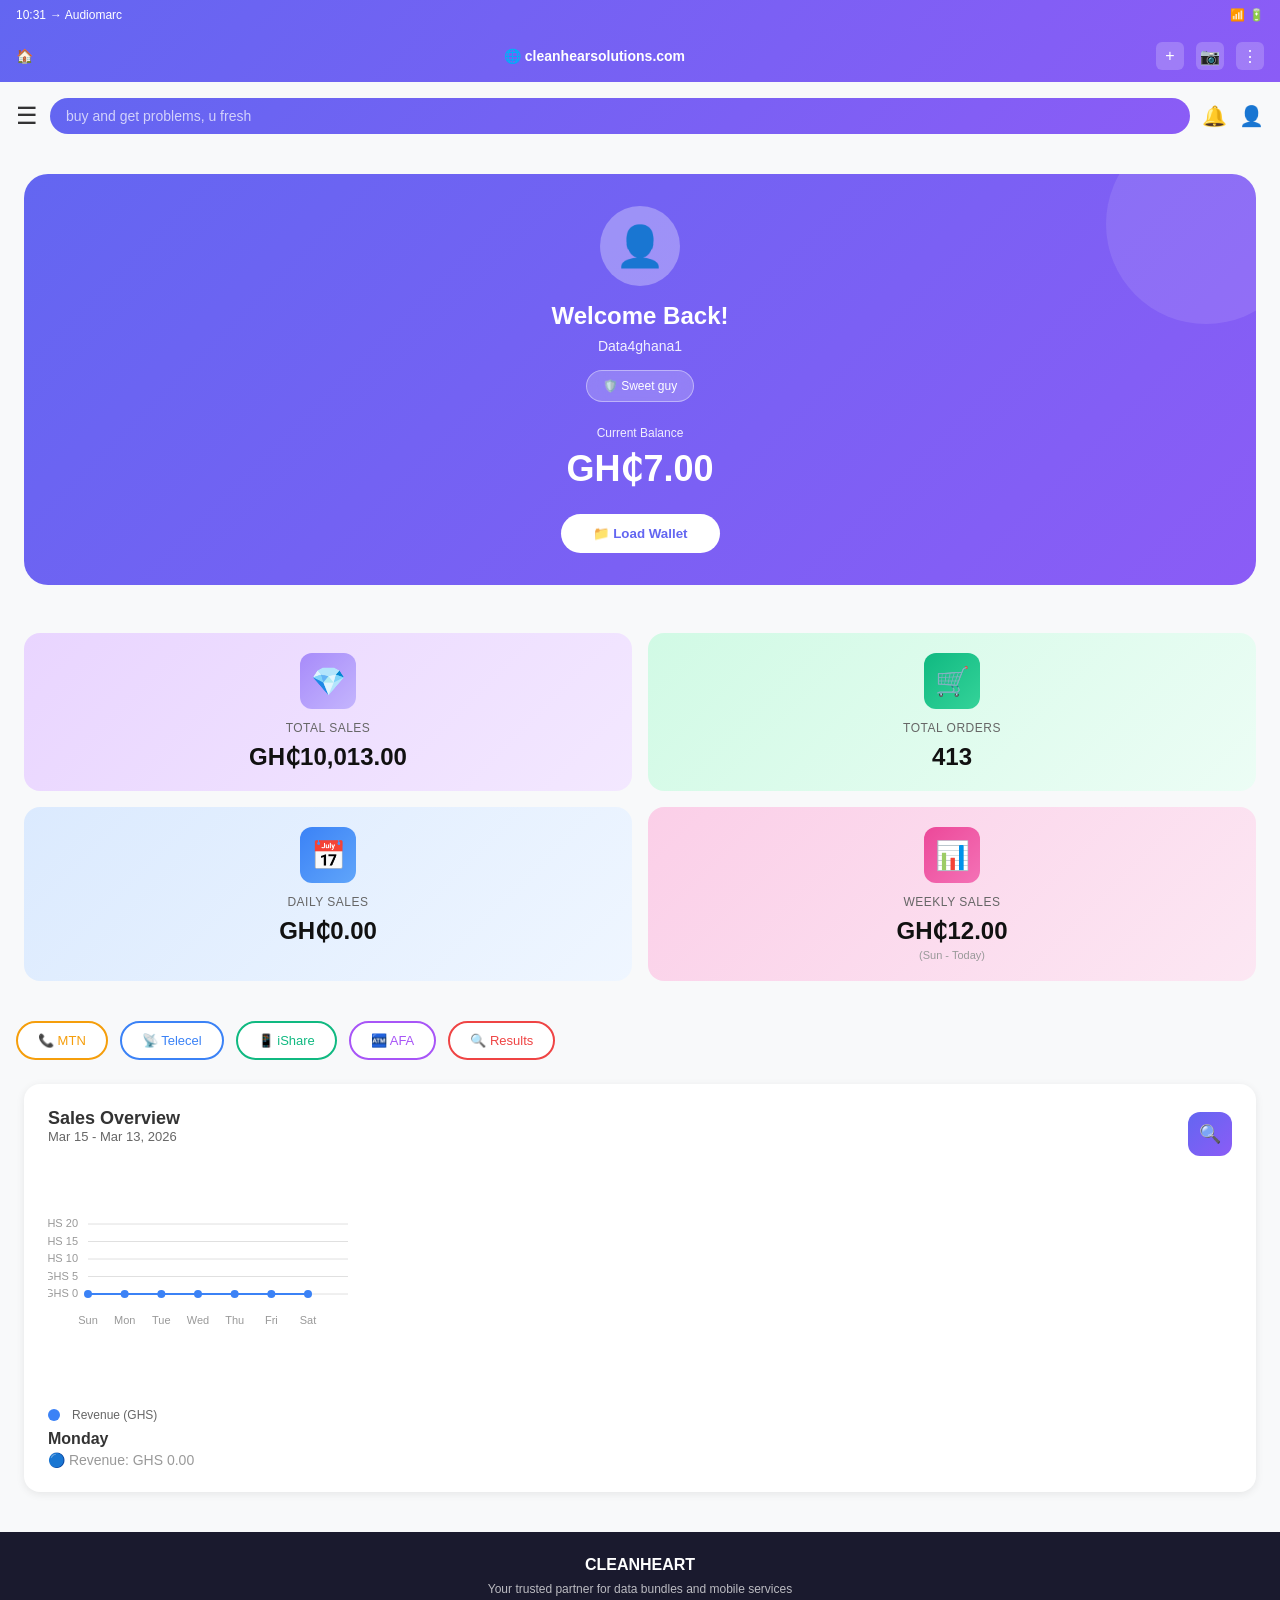
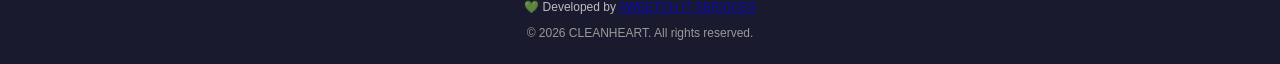
<file: dashboard.html>
<!DOCTYPE html>
<html lang="en">
<head>
    <meta charset="UTF-8">
    <meta name="viewport" content="width=device-width, initial-scale=1.0">
    <title>Dashboard - CleanHeart Solutions</title>
    <style>
        * {
            margin: 0;
            padding: 0;
            box-sizing: border-box;
        }

        body {
            font-family: -apple-system, BlinkMacSystemFont, 'Segoe UI', Roboto, 'Helvetica Neue', Arial, sans-serif;
            background: #f8f9fa;
            color: #333;
        }

        /* Status Bar */
        .status-bar {
            background: linear-gradient(135deg, #6366f1 0%, #8b5cf6 100%);
            color: white;
            padding: 8px 16px;
            display: flex;
            justify-content: space-between;
            align-items: center;
            font-size: 12px;
            position: sticky;
            top: 0;
            z-index: 100;
        }

        .status-left, .status-right {
            display: flex;
            gap: 4px;
            align-items: center;
        }

        /* Navigation Bar */
        .nav-bar {
            background: linear-gradient(135deg, #6366f1 0%, #8b5cf6 100%);
            color: white;
            padding: 12px 16px;
            display: flex;
            justify-content: space-between;
            align-items: center;
            position: sticky;
            top: 20px;
            z-index: 99;
        }

        .nav-logo {
            font-weight: 600;
            font-size: 14px;
        }

        .nav-icons {
            display: flex;
            gap: 12px;
            align-items: center;
        }

        .nav-icon {
            width: 28px;
            height: 28px;
            border-radius: 6px;
            background: rgba(255, 255, 255, 0.2);
            display: flex;
            align-items: center;
            justify-content: center;
            cursor: pointer;
            transition: background 0.3s;
        }

        .nav-icon:hover {
            background: rgba(255, 255, 255, 0.3);
        }

        /* Search Bar */
        .search-container {
            padding: 16px;
            display: flex;
            gap: 12px;
            align-items: center;
        }

        .menu-btn {
            background: none;
            border: none;
            font-size: 24px;
            cursor: pointer;
            color: #333;
        }

        .search-box {
            flex: 1;
            background: linear-gradient(135deg, #6366f1 0%, #8b5cf6 100%);
            border: none;
            border-radius: 20px;
            padding: 10px 16px;
            color: white;
            font-size: 14px;
        }

        .search-box::placeholder {
            color: rgba(255, 255, 255, 0.7);
        }

        .icon-btn {
            background: none;
            border: none;
            font-size: 20px;
            cursor: pointer;
            color: #333;
        }

        /* Welcome Card */
        .welcome-card {
            background: linear-gradient(135deg, #6366f1 0%, #8b5cf6 100%);
            color: white;
            border-radius: 24px;
            padding: 32px 24px;
            margin: 16px;
            text-align: center;
            position: relative;
            overflow: hidden;
        }

        .welcome-card::before {
            content: '';
            position: absolute;
            width: 200px;
            height: 200px;
            background: rgba(255, 255, 255, 0.1);
            border-radius: 50%;
            top: -50px;
            right: -50px;
        }

        .profile-avatar {
            width: 80px;
            height: 80px;
            background: rgba(255, 255, 255, 0.3);
            border-radius: 50%;
            margin: 0 auto 16px;
            display: flex;
            align-items: center;
            justify-content: center;
            font-size: 40px;
        }

        .welcome-card h2 {
            font-size: 24px;
            margin-bottom: 8px;
        }

        .welcome-card p {
            font-size: 14px;
            opacity: 0.9;
            margin-bottom: 16px;
        }

        .badge {
            display: inline-block;
            background: rgba(255, 255, 255, 0.2);
            border: 1px solid rgba(255, 255, 255, 0.4);
            border-radius: 20px;
            padding: 8px 16px;
            font-size: 12px;
            margin-bottom: 24px;
            backdrop-filter: blur(10px);
        }

        .balance-label {
            font-size: 12px;
            opacity: 0.9;
            margin-bottom: 8px;
        }

        .balance-amount {
            font-size: 36px;
            font-weight: bold;
            margin-bottom: 24px;
        }

        .load-wallet-btn {
            background: white;
            color: #6366f1;
            border: none;
            border-radius: 20px;
            padding: 12px 32px;
            font-weight: 600;
            cursor: pointer;
            transition: transform 0.2s;
        }

        .load-wallet-btn:hover {
            transform: scale(1.05);
        }

        /* Stats Grid */
        .stats-grid {
            display: grid;
            grid-template-columns: 1fr 1fr;
            gap: 16px;
            padding: 16px;
            margin-bottom: 16px;
        }

        .stat-card {
            border-radius: 16px;
            padding: 20px;
            text-align: center;
            transition: transform 0.2s;
        }

        .stat-card:hover {
            transform: translateY(-4px);
        }

        .stat-card.purple {
            background: linear-gradient(135deg, #e9d5ff 0%, #f3e8ff 100%);
        }

        .stat-card.green {
            background: linear-gradient(135deg, #d1fae5 0%, #ecfdf5 100%);
        }

        .stat-card.blue {
            background: linear-gradient(135deg, #dbeafe 0%, #eff6ff 100%);
        }

        .stat-card.pink {
            background: linear-gradient(135deg, #fbcfe8 0%, #fce7f3 100%);
        }

        .stat-icon {
            width: 56px;
            height: 56px;
            border-radius: 12px;
            display: flex;
            align-items: center;
            justify-content: center;
            margin: 0 auto 12px;
            font-size: 28px;
        }

        .stat-card.purple .stat-icon {
            background: linear-gradient(135deg, #a78bfa 0%, #c4b5fd 100%);
            color: white;
        }

        .stat-card.green .stat-icon {
            background: linear-gradient(135deg, #10b981 0%, #34d399 100%);
            color: white;
        }

        .stat-card.blue .stat-icon {
            background: linear-gradient(135deg, #3b82f6 0%, #60a5fa 100%);
            color: white;
        }

        .stat-card.pink .stat-icon {
            background: linear-gradient(135deg, #ec4899 0%, #f472b6 100%);
            color: white;
        }

        .stat-label {
            font-size: 12px;
            color: #666;
            text-transform: uppercase;
            letter-spacing: 0.5px;
            margin-bottom: 8px;
        }

        .stat-value {
            font-size: 24px;
            font-weight: bold;
            color: #111;
        }

        /* Pills Container */
        .pills-container {
            display: flex;
            gap: 12px;
            padding: 0 16px;
            overflow-x: auto;
            scroll-behavior: smooth;
            margin-bottom: 24px;
        }

        .pills-container::-webkit-scrollbar {
            height: 4px;
        }

        .pills-container::-webkit-scrollbar-track {
            background: #f0f0f0;
        }

        .pills-container::-webkit-scrollbar-thumb {
            background: #999;
            border-radius: 2px;
        }

        .pill {
            background: white;
            border: 2px solid #e0e0e0;
            border-radius: 24px;
            padding: 10px 20px;
            white-space: nowrap;
            cursor: pointer;
            font-size: 13px;
            font-weight: 500;
            transition: all 0.3s;
            display: flex;
            align-items: center;
            gap: 8px;
        }

        .pill:hover {
            transform: scale(1.05);
        }

        .pill.active {
            background: linear-gradient(135deg, #6366f1 0%, #8b5cf6 100%);
            color: white;
            border-color: transparent;
        }

        .pill.orange {
            border-color: #f59e0b;
            color: #f59e0b;
        }

        .pill.blue {
            border-color: #3b82f6;
            color: #3b82f6;
        }

        .pill.green {
            border-color: #10b981;
            color: #10b981;
        }

        .pill.purple {
            border-color: #a855f7;
            color: #a855f7;
        }

        .pill.red {
            border-color: #ef4444;
            color: #ef4444;
        }

        /* Sales Overview */
        .sales-overview {
            background: white;
            border-radius: 16px;
            padding: 24px;
            margin: 0 16px 24px;
            box-shadow: 0 2px 8px rgba(0, 0, 0, 0.08);
        }

        .sales-header {
            display: flex;
            justify-content: space-between;
            align-items: center;
            margin-bottom: 24px;
        }

        .sales-header h3 {
            font-size: 18px;
            font-weight: 600;
        }

        .sales-date {
            font-size: 13px;
            color: #666;
            margin-bottom: 16px;
        }

        .search-btn {
            width: 44px;
            height: 44px;
            background: linear-gradient(135deg, #6366f1 0%, #8b5cf6 100%);
            border: none;
            border-radius: 12px;
            color: white;
            cursor: pointer;
            font-size: 18px;
            transition: transform 0.2s;
        }

        .search-btn:hover {
            transform: scale(1.05);
        }

        .chart-container {
            position: relative;
            height: 200px;
            margin-top: 24px;
        }

        .chart-canvas {
            width: 100%;
            height: 100%;
        }

        .day-label {
            font-size: 11px;
            color: #999;
            margin-top: 8px;
            text-align: center;
        }

        .revenue-info {
            margin-top: 24px;
            display: flex;
            align-items: center;
            gap: 12px;
        }

        .revenue-dot {
            width: 12px;
            height: 12px;
            background: #3b82f6;
            border-radius: 50%;
        }

        .revenue-label {
            font-size: 12px;
            color: #666;
        }

        .revenue-day {
            font-size: 16px;
            font-weight: 600;
            margin-top: 8px;
        }

        .revenue-amount {
            font-size: 14px;
            color: #999;
            margin-top: 4px;
        }

        /* Footer */
        .footer {
            background: #1a1a2e;
            color: white;
            padding: 24px 16px;
            text-align: center;
            margin-top: 40px;
        }

        .footer h3 {
            font-size: 16px;
            margin-bottom: 8px;
        }

        .footer p {
            font-size: 12px;
            opacity: 0.7;
            margin-bottom: 4px;
        }

        .footer-credit {
            font-size: 12px;
            margin-top: 12px;
            color: #999;
        }

        .footer-credit a {
            color: #3b82f6;
            text-decoration: none;
        }

        /* Responsive */
        @media (max-width: 480px) {
            .stats-grid {
                grid-template-columns: 1fr;
            }

            .balance-amount {
                font-size: 28px;
            }

            .stat-value {
                font-size: 20px;
            }
        }

        @media (min-width: 768px) {
            .stats-grid {
                grid-template-columns: 1fr 1fr;
                padding: 24px;
            }

            .welcome-card {
                margin: 24px;
            }

            .sales-overview {
                margin: 0 24px 24px;
            }
        }

        /* Animation */
        @keyframes slideIn {
            from {
                opacity: 0;
                transform: translateY(20px);
            }
            to {
                opacity: 1;
                transform: translateY(0);
            }
        }

        .animate-in {
            animation: slideIn 0.3s ease-out;
        }

        /* Loading State */
        .skeleton {
            background: linear-gradient(90deg, #f0f0f0 25%, #e0e0e0 50%, #f0f0f0 75%);
            background-size: 200% 100%;
            animation: loading 1.5s infinite;
        }

        @keyframes loading {
            0% {
                background-position: 200% 0;
            }
            100% {
                background-position: -200% 0;
            }
        }
    </style>
</head>
<body>
    <!-- Status Bar -->
    <div class="status-bar">
        <div class="status-left">
            <span>10:31</span>
            <span>→ Audiomarc</span>
        </div>
        <div class="status-right">
            <span>📶</span>
            <span>🔋</span>
        </div>
    </div>

    <!-- Navigation Bar -->
    <nav class="nav-bar">
        <div class="nav-logo">🏠</div>
        <div class="nav-logo">🌐 cleanhearsolutions.com</div>
        <div class="nav-icons">
            <div class="nav-icon">+</div>
            <div class="nav-icon">📷</div>
            <div class="nav-icon">⋮</div>
        </div>
    </nav>

    <!-- Search Bar -->
    <div class="search-container">
        <button class="menu-btn">☰</button>
        <input type="text" class="search-box" placeholder="buy and get problems, u fresh" readonly>
        <button class="icon-btn">🔔</button>
        <button class="icon-btn">👤</button>
    </div>

    <!-- Welcome Card -->
    <div class="welcome-card animate-in">
        <div class="profile-avatar">👤</div>
        <h2>Welcome Back!</h2>
        <p>Data4ghana1</p>
        <div class="badge">🛡️ Sweet guy</div>
        <div class="balance-label">Current Balance</div>
        <div class="balance-amount" id="balance">GH₵7.00</div>
        <button class="load-wallet-btn">📁 Load Wallet</button>
    </div>

    <!-- Stats Grid -->
    <div class="stats-grid">
        <div class="stat-card purple animate-in">
            <div class="stat-icon">💎</div>
            <div class="stat-label">Total Sales</div>
            <div class="stat-value" id="totalSales">GH₵10,013.00</div>
        </div>

        <div class="stat-card green animate-in">
            <div class="stat-icon">🛒</div>
            <div class="stat-label">Total Orders</div>
            <div class="stat-value" id="totalOrders">413</div>
        </div>

        <div class="stat-card blue animate-in">
            <div class="stat-icon">📅</div>
            <div class="stat-label">Daily Sales</div>
            <div class="stat-value" id="dailySales">GH₵0.00</div>
        </div>

        <div class="stat-card pink animate-in">
            <div class="stat-icon">📊</div>
            <div class="stat-label">Weekly Sales</div>
            <div class="stat-value" id="weeklySales">GH₵12.00</div>
            <div style="font-size: 11px; color: #999; margin-top: 4px;">(Sun - Today)</div>
        </div>
    </div>

    <!-- Pills Container -->
    <div class="pills-container">
        <div class="pill orange">📞 MTN</div>
        <div class="pill blue">📡 Telecel</div>
        <div class="pill green">📱 iShare</div>
        <div class="pill purple">🏧 AFA</div>
        <div class="pill red">🔍 Results</div>
    </div>

    <!-- Sales Overview -->
    <div class="sales-overview animate-in">
        <div class="sales-header">
            <div>
                <h3>Sales Overview</h3>
                <div class="sales-date">Mar 15 - Mar 13, 2026</div>
            </div>
            <button class="search-btn">🔍</button>
        </div>

        <div class="chart-container">
            <canvas id="revenueChart"></canvas>
        </div>

        <div class="revenue-info">
            <div class="revenue-dot"></div>
            <span class="revenue-label">Revenue (GHS)</span>
        </div>
        <div class="revenue-day">Monday</div>
        <div class="revenue-amount">🔵 Revenue: GHS 0.00</div>
    </div>

    <!-- Footer -->
    <div class="footer">
        <h3>CLEANHEART</h3>
        <p>Your trusted partner for data bundles and mobile services</p>
        <p>
            <span style="color: #00ff00;">💚</span> Developed by 
            <a href="#">AWEETCH IT SERVICES</a>
        </p>
        <div class="footer-credit">
            © 2026 CLEANHEART. All rights reserved.
        </div>
    </div>

    <script>
        // Dashboard Data Management
        const dashboardData = {
            user: 'Data4ghana1',
            balance: 7.00,
            totalSales: 10013.00,
            totalOrders: 413,
            dailySales: 0.00,
            weeklySales: 12.00,
            revenueData: [0, 0, 0, 0, 0, 0, 0]
        };

        // Format Currency
        function formatCurrency(amount) {
            return 'GH₵' + amount.toLocaleString('en-US', { minimumFractionDigits: 2, maximumFractionDigits: 2 });
        }

        // Initialize Dashboard
        function initDashboard() {
            updateStats();
            drawChart();
            setupEventListeners();
        }

        // Update Stats
        function updateStats() {
            document.getElementById('balance').textContent = formatCurrency(dashboardData.balance);
            document.getElementById('totalSales').textContent = formatCurrency(dashboardData.totalSales);
            document.getElementById('totalOrders').textContent = dashboardData.totalOrders.toLocaleString();
            document.getElementById('dailySales').textContent = formatCurrency(dashboardData.dailySales);
            document.getElementById('weeklySales').textContent = formatCurrency(dashboardData.weeklySales);
        }

        // Draw Revenue Chart
        function drawChart() {
            const canvas = document.getElementById('revenueChart');
            const ctx = canvas.getContext('2d');

            // Set canvas size
            canvas.width = canvas.offsetWidth;
            canvas.height = canvas.offsetHeight;

            const width = canvas.width;
            const height = canvas.height;
            const padding = 40;
            const days = ['Sun', 'Mon', 'Tue', 'Wed', 'Thu', 'Fri', 'Sat'];

            // Clear canvas
            ctx.fillStyle = '#fff';
            ctx.fillRect(0, 0, width, height);

            // Draw grid
            ctx.strokeStyle = '#e0e0e0';
            ctx.lineWidth = 1;
            for (let i = 0; i <= 4; i++) {
                const y = padding + (height - padding * 2) * (i / 4);
                ctx.beginPath();
                ctx.moveTo(padding, y);
                ctx.lineTo(width, y);
                ctx.stroke();
            }

            // Draw Y-axis labels
            ctx.fillStyle = '#999';
            ctx.font = '11px Arial';
            ctx.textAlign = 'right';
            for (let i = 0; i <= 4; i++) {
                const y = padding + (height - padding * 2) * (i / 4);
                const value = (20 - i * 5);
                ctx.fillText('GHS ' + value, padding - 10, y + 3);
            }

            // Draw data points and lines
            const graphWidth = width - padding * 2;
            const graphHeight = height - padding * 2;
            const pointSpacing = graphWidth / (dashboardData.revenueData.length - 1);

            ctx.strokeStyle = '#3b82f6';
            ctx.lineWidth = 2;
            ctx.beginPath();

            dashboardData.revenueData.forEach((value, index) => {
                const x = padding + index * pointSpacing;
                const y = padding + graphHeight - (value / 20) * graphHeight;

                if (index === 0) {
                    ctx.moveTo(x, y);
                } else {
                    ctx.lineTo(x, y);
                }
            });

            ctx.stroke();

            // Draw points
            ctx.fillStyle = '#3b82f6';
            dashboardData.revenueData.forEach((value, index) => {
                const x = padding + index * pointSpacing;
                const y = padding + graphHeight - (value / 20) * graphHeight;
                ctx.beginPath();
                ctx.arc(x, y, 4, 0, Math.PI * 2);
                ctx.fill();
            });

            // Draw X-axis labels
            ctx.fillStyle = '#999';
            ctx.font = '11px Arial';
            ctx.textAlign = 'center';
            days.forEach((day, index) => {
                const x = padding + index * pointSpacing;
                ctx.fillText(day, x, height - 10);
            });
        }

        // Setup Event Listeners
        function setupEventListeners() {
            // Pill buttons
            const pills = document.querySelectorAll('.pill');
            pills.forEach(pill => {
                pill.addEventListener('click', function() {
                    pills.forEach(p => p.classList.remove('active'));
                    this.classList.add('active');
                });
            });

            // Search button
            document.querySelector('.search-btn').addEventListener('click', function() {
                alert('Filtering sales data...');
            });

            // Load wallet button
            document.querySelector('.load-wallet-btn').addEventListener('click', function() {
                alert('Opening wallet...');
            });

            // Menu button
            document.querySelector('.menu-btn').addEventListener('click', function() {
                alert('Opening menu...');
            });

            // Navigation icons
            document.querySelectorAll('.nav-icon').forEach(icon => {
                icon.addEventListener('click', function() {
                    console.log('Navigation icon clicked');
                });
            });
        }

        // Handle window resize
        window.addEventListener('resize', function() {
            drawChart();
        });

        // Initialize on page load
        document.addEventListener('DOMContentLoaded', initDashboard);

        // Simulate real-time updates
        setInterval(() => {
            // Simulate revenue data updates
            dashboardData.revenueData.shift();
            dashboardData.revenueData.push(Math.random() * 10);
            drawChart();
        }, 5000);
    </script>
</body>
</html>
</file>
